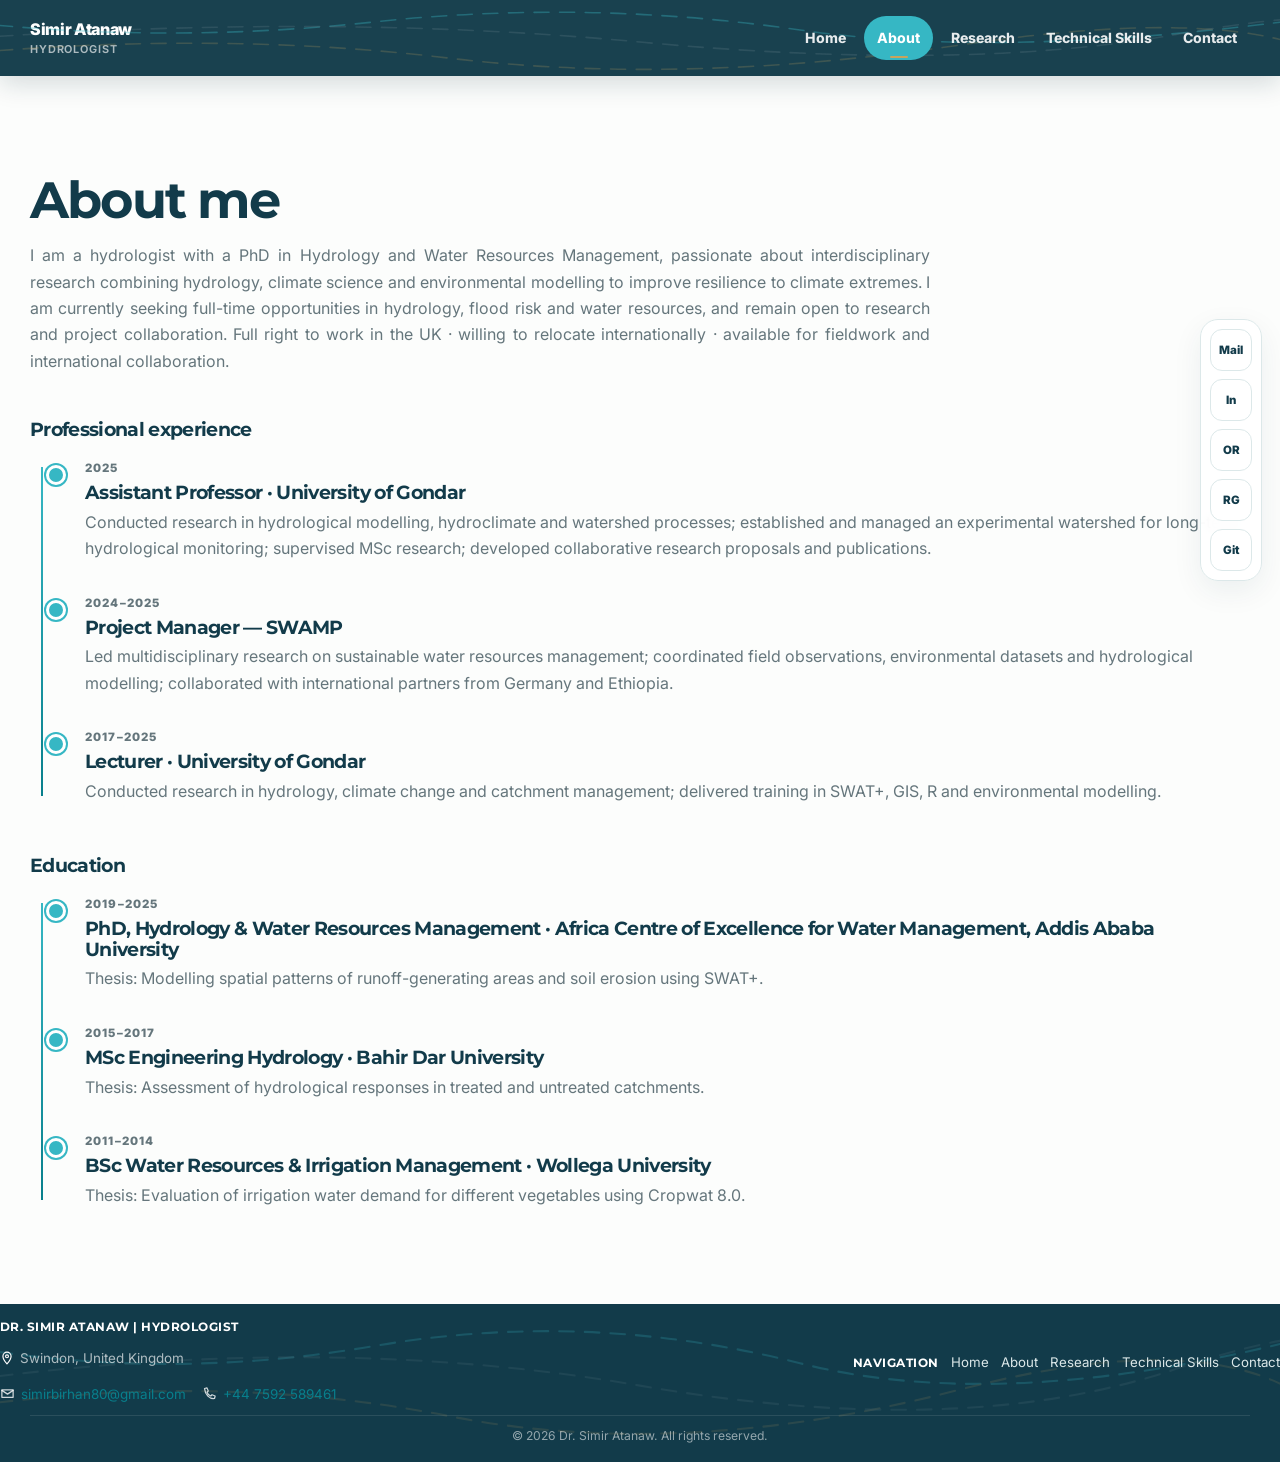
<file: about.html>
<!DOCTYPE html>
<html lang="en">
<head>
<meta charset="UTF-8">
<meta name="viewport" content="width=device-width, initial-scale=1">
<title>About | Dr. Simir Atanaw</title>
<meta name="description" content="About Dr. Simir Atanaw — education, professional experience and academic profiles.">
<link rel="canonical" href="https://simir.uk/about.html">
<link rel="icon" href="favicon.ico" sizes="any">
<link rel="icon" type="image/png" sizes="48x48" href="favicon-48x48.png">
<link rel="icon" type="image/png" sizes="192x192" href="favicon-192x192.png">
<link rel="apple-touch-icon" href="favicon-192x192.png">
<link rel="manifest" href="manifest.webmanifest">
<meta name="theme-color" content="#123B4A">
<meta property="og:type" content="profile">
<meta property="og:title" content="About | Dr. Simir Atanaw">
<meta property="og:description" content="Education, professional experience and academic profiles of Dr. Simir Atanaw, hydrologist.">
<meta property="og:url" content="https://simir.uk/about.html">
<meta property="og:image" content="https://simir.uk/og-image.jpg">
<link rel="preconnect" href="https://fonts.googleapis.com">
<link rel="preconnect" href="https://fonts.gstatic.com" crossorigin>
<link href="https://fonts.googleapis.com/css2?family=Inter:wght@400;500;600;700&family=Montserrat:wght@600;700;800&display=swap" rel="stylesheet">
<link rel="stylesheet" href="style.css?v6">
<script type="application/ld+json">
{
  "@context": "https://schema.org",
  "@type": "Person",
  "name": "Dr. Simir Atanaw",
  "url": "https://simir.uk/",
  "jobTitle": "Hydrologist",
  "email": "mailto:simirbirhan80@gmail.com",
  "address": { "@type": "PostalAddress", "addressLocality": "Swindon", "addressCountry": "GB" },
  "sameAs": [
    "https://orcid.org/0000-0002-0451-7803",
    "https://www.researchgate.net/profile/Simir-Atanaw",
    "https://github.com/Atanaw",
    "https://www.linkedin.com/in/simir-atanaw"
  ]
}
</script>

<template id="__bundler_thumbnail">
<svg xmlns="http://www.w3.org/2000/svg" viewBox="0 0 200 200"><rect width="200" height="200" fill="#0B3C5D"/><circle cx="100" cy="80" r="40" fill="#00BCD4" opacity="0.85"/><text x="100" y="150" font-family="Arial" font-size="28" fill="#fff" text-anchor="middle" font-weight="bold">SA</text></svg>
</template>

</head>
<body>
<a href="#main" class="skip-link">Skip to main content</a>
<div class="scroll-progress" id="scrollProgress" aria-hidden="true"></div>

<header class="site-header">
  <svg class="header-river" viewBox="0 0 1200 76" preserveAspectRatio="none" aria-hidden="true">
      <path class="river-line r1" d="M-50 20 Q150 45 350 22 T750 30 T1250 15"/>
      <path class="river-line r2" d="M-50 55 Q200 30 420 58 T900 45 T1250 60"/>
      <path class="river-line r3" d="M-50 40 Q300 12 600 42 T1100 35 T1250 42"/>
    </svg>
  <div class="wrap nav">
    <a class="brand" href="index.html">Simir Atanaw<small>Hydrologist</small></a>
    <nav class="nav-links" id="navLinks" aria-label="Primary">
      <a href="index.html">Home</a>
      <a href="about.html" aria-current="page">About</a>
      <a href="research.html">Research</a>
      <a href="skills.html">Technical Skills</a>
      <a href="contact.html">Contact</a>
    </nav>
    <button class="menu-btn" id="menuBtn" aria-expanded="false" aria-controls="navLinks">Menu</button>
  </div>
</header>

<div class="contact-rail" aria-label="Quick contact links">
  <a href="mailto:simirbirhan80@gmail.com" aria-label="Email">Mail</a>
  <a href="https://www.linkedin.com/in/simir-atanaw" target="_blank" rel="noopener" aria-label="LinkedIn">In</a>
  <a href="https://orcid.org/0000-0002-0451-7803" target="_blank" rel="noopener" aria-label="ORCID">OR</a>
  <a href="https://www.researchgate.net/profile/Simir-Atanaw" target="_blank" rel="noopener" aria-label="ResearchGate">RG</a>
  <a href="https://github.com/Atanaw" target="_blank" rel="noopener" aria-label="GitHub">Git</a>
</div>

<main id="main">

<section class="section" id="about">
  <div class="wrap">
    <div class="section-head">
      <div><h2>About me</h2><p style="width:900px">I am a hydrologist with a PhD in Hydrology and Water Resources Management, passionate about interdisciplinary research combining hydrology, climate science and environmental modelling to improve resilience to climate extremes. I am currently seeking full-time opportunities in hydrology, flood risk and water resources, and remain open to research and project collaboration. Full right to work in the UK &middot; willing to relocate internationally &middot; available for fieldwork and international collaboration.</p></div>
    </div>

    <h3 class="mb-sm">Professional experience</h3>
    <div class="timeline">
      <div class="timeline-item reveal">
        <p class="timeline-date">2025</p>
        <h3>Assistant Professor &middot; University of Gondar</h3>
        <p>Conducted research in hydrological modelling, hydroclimate and watershed processes; established and managed an experimental watershed for long-term hydrological monitoring; supervised MSc research; developed collaborative research proposals and publications.</p>
      </div>
      <div class="timeline-item reveal">
        <p class="timeline-date">2024–2025</p>
        <h3>Project Manager &mdash; SWAMP</h3>
        <p>Led multidisciplinary research on sustainable water resources management; coordinated field observations, environmental datasets and hydrological modelling; collaborated with international partners from Germany and Ethiopia.</p>
      </div>
      <div class="timeline-item reveal">
        <p class="timeline-date">2017–2025</p>
        <h3>Lecturer &middot; University of Gondar</h3>
        <p>Conducted research in hydrology, climate change and catchment management; delivered training in SWAT+, GIS, R and environmental modelling.</p>
      </div>
    </div>

    <h3 class="mt-xl">Education</h3>
    <div class="timeline">
      <div class="timeline-item reveal">
        <p class="timeline-date">2019–2025</p>
        <h3>PhD, Hydrology &amp; Water Resources Management &middot; Africa Centre of Excellence for Water Management, Addis Ababa University</h3>
        <p>Thesis: Modelling spatial patterns of runoff-generating areas and soil erosion using SWAT+.</p>
      </div>
      <div class="timeline-item reveal">
        <p class="timeline-date">2015–2017</p>
        <h3>MSc Engineering Hydrology &middot; Bahir Dar University</h3>
        <p>Thesis: Assessment of hydrological responses in treated and untreated catchments.</p>
      </div>
      <div class="timeline-item reveal">
        <p class="timeline-date">2011–2014</p>
        <h3>BSc Water Resources &amp; Irrigation Management &middot; Wollega University</h3>
        <p>Thesis: Evaluation of irrigation water demand for different vegetables using Cropwat 8.0.</p>
      </div>
    </div>

  </div>
</section>

</main>

<footer>
  <svg class="footer-river" viewBox="0 0 1200 120" preserveAspectRatio="none" aria-hidden="true">
    <path class="river-line r1" d="M-50 30 Q150 60 350 32 T750 45 T1250 20"/>
    <path class="river-line r2" d="M-50 80 Q200 50 420 85 T900 65 T1250 90"/>
    <path class="river-line r3" d="M-50 60 Q300 20 600 62 T1100 50 T1250 62"/>
  </svg>
  <div class="wrap footer-grid">
    <div>
      <div class="footer-brand-row">
        <div>
          <h3>Dr. Simir Atanaw | Hydrologist</h3>
          <p style="display:flex;align-items:center;gap:6px"><a href="https://maps.google.com/?q=Swindon,United+Kingdom" target="_blank" rel="noopener" style="display:inline-flex" aria-label="View on map"><svg viewBox="0 0 24 24" width="14" height="14" fill="none" stroke="#fff" stroke-width="2" stroke-linecap="round" stroke-linejoin="round"><path d="M12 22s7-7.5 7-13a7 7 0 1 0-14 0c0 5.5 7 13 7 13z"/><circle cx="12" cy="9" r="2.5"/></svg></a><a href="https://maps.google.com/?q=Swindon,United+Kingdom" target="_blank" rel="noopener" style="color:inherit">Swindon, United Kingdom</a></p>
        </div>
      </div>
      <p class="footer-contact-line">
        <span><svg viewBox="0 0 24 24" width="15" height="15" style="width:15px;height:15px;stroke-width:2;flex-shrink:0"><path d="M3 6h18v12H3z"/><path d="M3 7l9 6 9-6"/></svg><a href="mailto:simirbirhan80@gmail.com" class="footer-email">simirbirhan80@gmail.com</a></span>
        <span><svg viewBox="0 0 24 24" width="15" height="15" style="width:15px;height:15px;stroke-width:2;flex-shrink:0"><path d="M4 4l4-1 2 5-2 2c1 3 3 5 6 6l2-2 5 2-1 4c-8 1-15-6-16-16z"/></svg><a href="tel:+447592589461" class="footer-email">+44 7592 589461</a></span>
      </p>
    </div>
    <div class="footer-nav-group" style="display:flex;flex-direction:column;align-items:flex-end;gap:10px;margin-left:auto">
      <div style="display:flex;align-items:center;gap:12px;flex-wrap:wrap;justify-content:flex-end">
        <h3 style="margin:0">Navigation</h3>
        <div class="footer-links" style="display:flex;flex-wrap:wrap;gap:12px;justify-content:flex-end">
          <a href="index.html">Home</a>
          <a href="about.html">About</a>
          <a href="research.html">Research</a>
          <a href="skills.html">Technical Skills</a>
          <a href="contact.html">Contact</a>
        </div>
      </div>
    </div>
  </div>
  <div class="wrap footer-bottom">&copy; <span id="year"></span> Dr. Simir Atanaw. All rights reserved.</div>
</footer>

<button class="back-to-top" id="backToTop" aria-label="Back to top">&uarr;</button>
<script src="script.js?v5"></script>
</body>
</html>
</file>
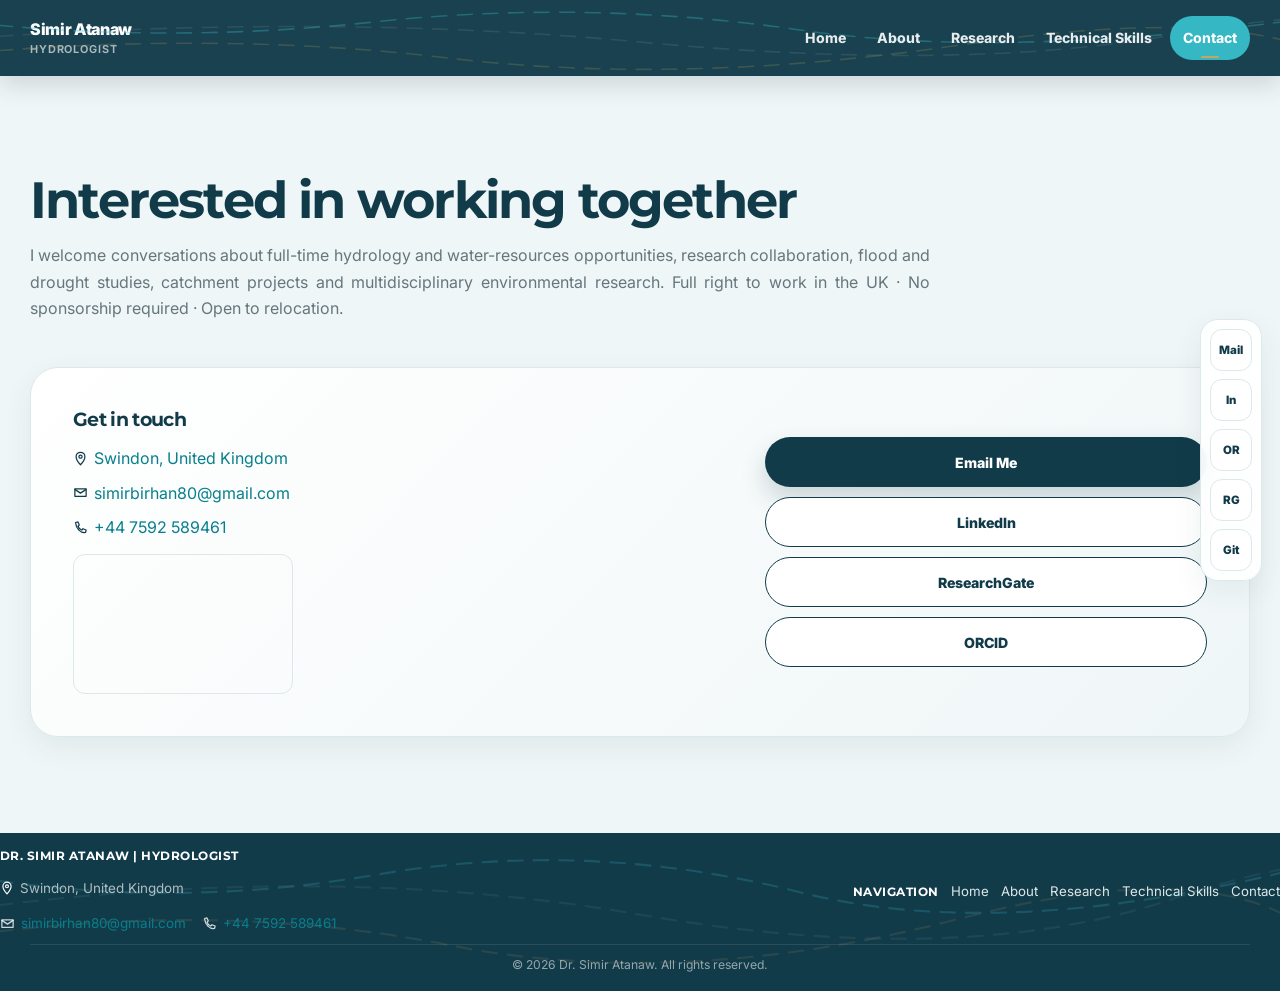
<file: contact.html>
<!DOCTYPE html>
<html lang="en">
<head>
<meta charset="UTF-8">
<meta name="viewport" content="width=device-width, initial-scale=1">
<title>Contact | Dr. Simir Atanaw</title>
<meta name="description" content="Contact Dr. Simir Atanaw, hydrologist, for employment, research and project collaboration enquiries.">
<link rel="canonical" href="https://simir.uk/contact.html">
<link rel="icon" href="favicon.ico" sizes="any">
<link rel="icon" type="image/png" sizes="48x48" href="favicon-48x48.png">
<link rel="icon" type="image/png" sizes="192x192" href="favicon-192x192.png">
<link rel="apple-touch-icon" href="favicon-192x192.png">
<link rel="manifest" href="manifest.webmanifest">
<meta name="theme-color" content="#123B4A">
<meta property="og:type" content="profile">
<meta property="og:title" content="Contact | Dr. Simir Atanaw">
<meta property="og:description" content="Get in touch with Dr. Simir Atanaw for employment, research and collaboration enquiries.">
<meta property="og:url" content="https://simir.uk/contact.html">
<meta property="og:image" content="https://simir.uk/og-image.jpg">
<link rel="preconnect" href="https://fonts.googleapis.com">
<link rel="preconnect" href="https://fonts.gstatic.com" crossorigin>
<link href="https://fonts.googleapis.com/css2?family=Inter:wght@400;500;600;700&family=Montserrat:wght@600;700;800&display=swap" rel="stylesheet">
<link rel="stylesheet" href="style.css?v6">
<script type="application/ld+json">
{
  "@context": "https://schema.org",
  "@type": "Person",
  "name": "Dr. Simir Atanaw",
  "url": "https://simir.uk/",
  "jobTitle": "Hydrologist",
  "email": "mailto:simirbirhan80@gmail.com",
  "address": { "@type": "PostalAddress", "addressLocality": "Swindon", "addressCountry": "GB" },
  "sameAs": [
    "https://orcid.org/0000-0002-0451-7803",
    "https://www.researchgate.net/profile/Simir-Atanaw",
    "https://github.com/Atanaw",
    "https://www.linkedin.com/in/simir-atanaw"
  ]
}
</script>

<template id="__bundler_thumbnail">
<svg xmlns="http://www.w3.org/2000/svg" viewBox="0 0 200 200"><rect width="200" height="200" fill="#0B3C5D"/><circle cx="100" cy="80" r="40" fill="#00BCD4" opacity="0.85"/><text x="100" y="150" font-family="Arial" font-size="28" fill="#fff" text-anchor="middle" font-weight="bold">SA</text></svg>
</template>

</head>
<body>
<a href="#main" class="skip-link">Skip to main content</a>
<div class="scroll-progress" id="scrollProgress" aria-hidden="true"></div>

<header class="site-header">
  <svg class="header-river" viewBox="0 0 1200 76" preserveAspectRatio="none" aria-hidden="true">
      <path class="river-line r1" d="M-50 20 Q150 45 350 22 T750 30 T1250 15"/>
      <path class="river-line r2" d="M-50 55 Q200 30 420 58 T900 45 T1250 60"/>
      <path class="river-line r3" d="M-50 40 Q300 12 600 42 T1100 35 T1250 42"/>
    </svg>
  <div class="wrap nav">
    <a class="brand" href="index.html">Simir Atanaw<small>Hydrologist</small></a>
    <nav class="nav-links" id="navLinks" aria-label="Primary">
      <a href="index.html">Home</a>
      <a href="about.html">About</a>
      <a href="research.html">Research</a>
      <a href="skills.html">Technical Skills</a>
      <a href="contact.html" aria-current="page">Contact</a>
    </nav>
    <button class="menu-btn" id="menuBtn" aria-expanded="false" aria-controls="navLinks">Menu</button>
  </div>
</header>

<div class="contact-rail" aria-label="Quick contact links">
  <a href="mailto:simirbirhan80@gmail.com" aria-label="Email">Mail</a>
  <a href="https://www.linkedin.com/in/simir-atanaw" target="_blank" rel="noopener" aria-label="LinkedIn">In</a>
  <a href="https://orcid.org/0000-0002-0451-7803" target="_blank" rel="noopener" aria-label="ORCID">OR</a>
  <a href="https://www.researchgate.net/profile/Simir-Atanaw" target="_blank" rel="noopener" aria-label="ResearchGate">RG</a>
  <a href="https://github.com/Atanaw" target="_blank" rel="noopener" aria-label="GitHub">Git</a>
</div>

<main id="main">

<section class="section alt" id="contact">
  <div class="wrap">
    <div class="section-head">
      <div><h2>Interested in working together</h2><p style="width:900px">I welcome conversations about full-time hydrology and water-resources opportunities, research collaboration, flood and drought studies, catchment projects and multidisciplinary environmental research. Full right to work in the UK &middot; No sponsorship required &middot; Open to relocation.</p></div>
    </div>
    <div class="contact-panel">
      <div>
        <h3>Get in touch</h3>
        <p style="display:flex;align-items:center;gap:6px"><svg viewBox="0 0 24 24" width="15" height="15" fill="none" stroke="var(--navy)" stroke-width="2" stroke-linecap="round" stroke-linejoin="round"><path d="M12 22s7-7.5 7-13a7 7 0 1 0-14 0c0 5.5 7 13 7 13z"/><circle cx="12" cy="9" r="2.5"/></svg><a href="https://maps.google.com/?q=Swindon,United+Kingdom" target="_blank" rel="noopener">Swindon, United Kingdom</a></p>
        <p style="display:flex;align-items:center;gap:6px"><svg viewBox="0 0 24 24" width="15" height="15" fill="none" stroke="var(--navy)" stroke-width="2" stroke-linecap="round" stroke-linejoin="round"><path d="M3 6h18v12H3z"/><path d="M3 7l9 6 9-6"/></svg><a href="mailto:simirbirhan80@gmail.com">simirbirhan80@gmail.com</a></p>
        <p style="display:flex;align-items:center;gap:6px"><svg viewBox="0 0 24 24" width="15" height="15" fill="none" stroke="var(--navy)" stroke-width="2" stroke-linecap="round" stroke-linejoin="round"><path d="M4 4l4-1 2 5-2 2c1 3 3 5 6 6l2-2 5 2-1 4c-8 1-15-6-16-16z"/></svg><a href="tel:+447592589461">+44 7592 589461</a></p>
        <a href="https://maps.google.com/?q=Swindon,United+Kingdom" target="_blank" rel="noopener" style="display:block;margin-top:14px;border-radius:12px;overflow:hidden;border:1px solid var(--line);width:220px;height:140px">
          <iframe src="https://www.google.com/maps?q=Swindon,United+Kingdom&t=k&z=11&output=embed" width="220" height="140" style="display:block;border:0;pointer-events:none" loading="lazy" title="Satellite map preview of Swindon, United Kingdom"></iframe>
        </a>
      </div>
      <div class="contact-actions">
        <a class="btn btn-primary" href="mailto:simirbirhan80@gmail.com">Email Me</a>
        <a class="btn btn-secondary" href="https://www.linkedin.com/in/simir-atanaw" target="_blank" rel="noopener">LinkedIn</a>
        <a class="btn btn-secondary" href="https://www.researchgate.net/profile/Simir-Atanaw" target="_blank" rel="noopener">ResearchGate</a>
        <a class="btn btn-secondary" href="https://orcid.org/0000-0002-0451-7803" target="_blank" rel="noopener">ORCID</a>
      </div>
    </div>
  </div>
</section>

</main>

<footer>
  <svg class="footer-river" viewBox="0 0 1200 120" preserveAspectRatio="none" aria-hidden="true">
    <path class="river-line r1" d="M-50 30 Q150 60 350 32 T750 45 T1250 20"/>
    <path class="river-line r2" d="M-50 80 Q200 50 420 85 T900 65 T1250 90"/>
    <path class="river-line r3" d="M-50 60 Q300 20 600 62 T1100 50 T1250 62"/>
  </svg>
  <div class="wrap footer-grid">
    <div>
      <div class="footer-brand-row">
        <div>
          <h3>Dr. Simir Atanaw | Hydrologist</h3>
          <p style="display:flex;align-items:center;gap:6px"><a href="https://maps.google.com/?q=Swindon,United+Kingdom" target="_blank" rel="noopener" style="display:inline-flex" aria-label="View on map"><svg viewBox="0 0 24 24" width="14" height="14" fill="none" stroke="#fff" stroke-width="2" stroke-linecap="round" stroke-linejoin="round"><path d="M12 22s7-7.5 7-13a7 7 0 1 0-14 0c0 5.5 7 13 7 13z"/><circle cx="12" cy="9" r="2.5"/></svg></a><a href="https://maps.google.com/?q=Swindon,United+Kingdom" target="_blank" rel="noopener" style="color:inherit">Swindon, United Kingdom</a></p>
        </div>
      </div>
      <p class="footer-contact-line">
        <span><svg viewBox="0 0 24 24" width="15" height="15" style="width:15px;height:15px;stroke-width:2;flex-shrink:0"><path d="M3 6h18v12H3z"/><path d="M3 7l9 6 9-6"/></svg><a href="mailto:simirbirhan80@gmail.com" class="footer-email">simirbirhan80@gmail.com</a></span>
        <span><svg viewBox="0 0 24 24" width="15" height="15" style="width:15px;height:15px;stroke-width:2;flex-shrink:0"><path d="M4 4l4-1 2 5-2 2c1 3 3 5 6 6l2-2 5 2-1 4c-8 1-15-6-16-16z"/></svg><a href="tel:+447592589461" class="footer-email">+44 7592 589461</a></span>
      </p>
    </div>
    <div class="footer-nav-group" style="display:flex;flex-direction:column;align-items:flex-end;gap:10px;margin-left:auto">
      <div style="display:flex;align-items:center;gap:12px;flex-wrap:wrap;justify-content:flex-end">
        <h3 style="margin:0">Navigation</h3>
        <div class="footer-links" style="display:flex;flex-wrap:wrap;gap:12px;justify-content:flex-end">
          <a href="index.html">Home</a>
          <a href="about.html">About</a>
          <a href="research.html">Research</a>
          <a href="skills.html">Technical Skills</a>
          <a href="contact.html">Contact</a>
        </div>
      </div>
    </div>
  </div>
  <div class="wrap footer-bottom">&copy; <span id="year"></span> Dr. Simir Atanaw. All rights reserved.</div>
</footer>

<button class="back-to-top" id="backToTop" aria-label="Back to top">&uarr;</button>
<script src="script.js?v5"></script>
</body>
</html>
</file>
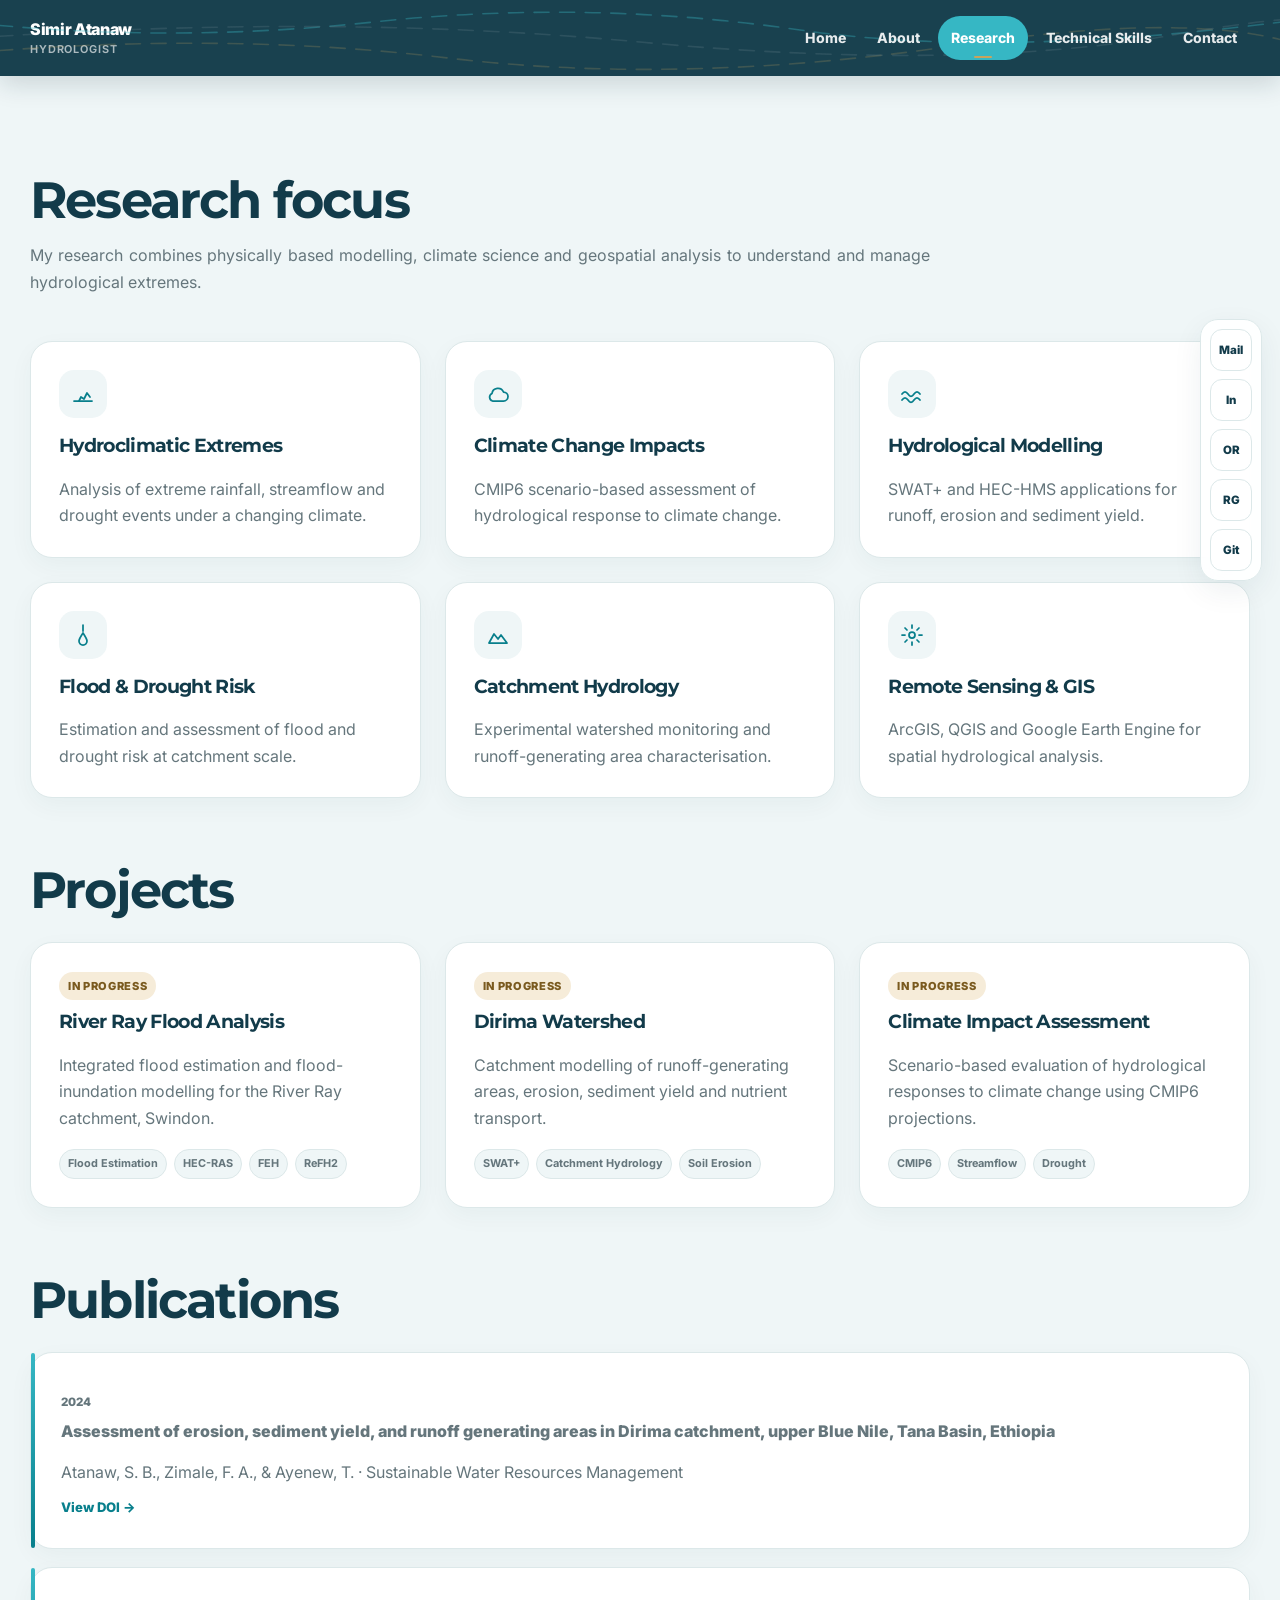
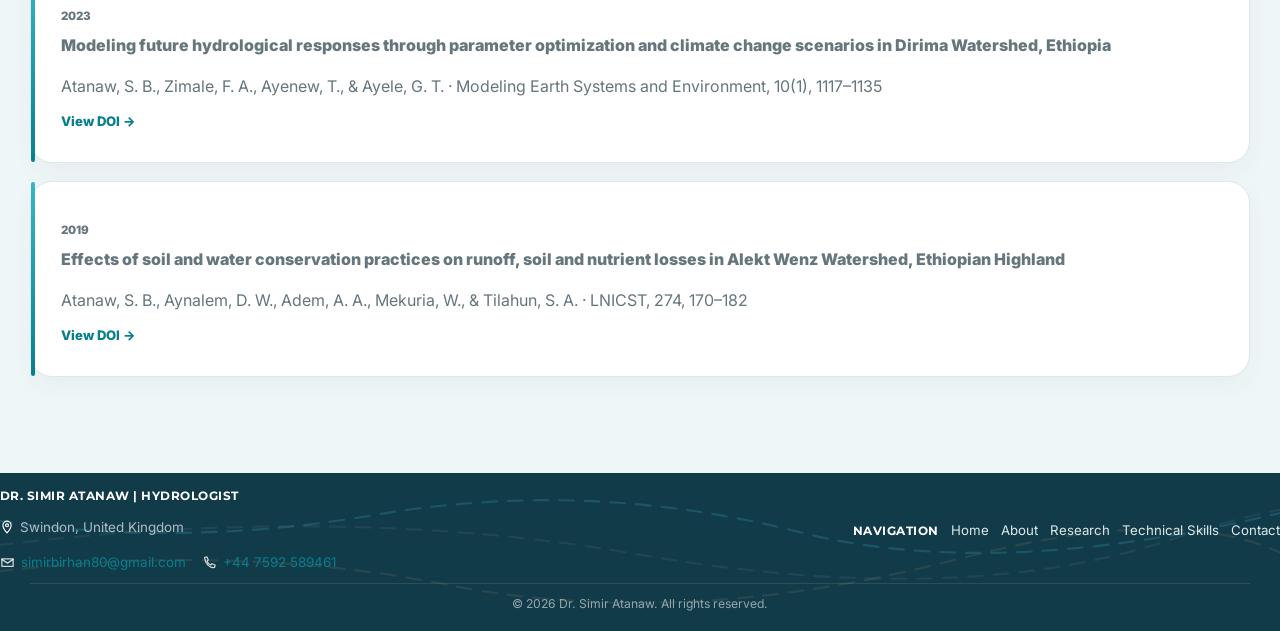
<file: research.html>
<!DOCTYPE html>
<html lang="en">
<head>
<meta charset="UTF-8">
<meta name="viewport" content="width=device-width, initial-scale=1">
<title>Research | Dr. Simir Atanaw</title>
<meta name="description" content="Research focus, ongoing projects and peer-reviewed publications by Dr. Simir Atanaw, hydrologist.">
<link rel="canonical" href="https://simir.uk/research.html">
<link rel="icon" href="favicon.ico" sizes="any">
<link rel="icon" type="image/png" sizes="48x48" href="favicon-48x48.png">
<link rel="icon" type="image/png" sizes="192x192" href="favicon-192x192.png">
<link rel="apple-touch-icon" href="favicon-192x192.png">
<link rel="manifest" href="manifest.webmanifest">
<meta name="theme-color" content="#123B4A">
<meta property="og:type" content="profile">
<meta property="og:title" content="Research | Dr. Simir Atanaw">
<meta property="og:description" content="Research focus, projects and publications by Dr. Simir Atanaw, hydrologist.">
<meta property="og:url" content="https://simir.uk/research.html">
<meta property="og:image" content="https://simir.uk/og-image.jpg">
<link rel="preconnect" href="https://fonts.googleapis.com">
<link rel="preconnect" href="https://fonts.gstatic.com" crossorigin>
<link href="https://fonts.googleapis.com/css2?family=Inter:wght@400;500;600;700&family=Montserrat:wght@600;700;800&display=swap" rel="stylesheet">
<link rel="stylesheet" href="style.css?v6">
<script type="application/ld+json">
{
  "@context": "https://schema.org",
  "@type": "Person",
  "name": "Dr. Simir Atanaw",
  "url": "https://simir.uk/",
  "jobTitle": "Hydrologist",
  "email": "mailto:simirbirhan80@gmail.com",
  "address": { "@type": "PostalAddress", "addressLocality": "Swindon", "addressCountry": "GB" },
  "sameAs": [
    "https://orcid.org/0000-0002-0451-7803",
    "https://www.researchgate.net/profile/Simir-Atanaw",
    "https://github.com/Atanaw",
    "https://www.linkedin.com/in/simir-atanaw"
  ]
}
</script>

<template id="__bundler_thumbnail">
<svg xmlns="http://www.w3.org/2000/svg" viewBox="0 0 200 200"><rect width="200" height="200" fill="#0B3C5D"/><circle cx="100" cy="80" r="40" fill="#00BCD4" opacity="0.85"/><text x="100" y="150" font-family="Arial" font-size="28" fill="#fff" text-anchor="middle" font-weight="bold">SA</text></svg>
</template>

</head>
<body>
<a href="#main" class="skip-link">Skip to main content</a>
<div class="scroll-progress" id="scrollProgress" aria-hidden="true"></div>

<header class="site-header">
  <svg class="header-river" viewBox="0 0 1200 76" preserveAspectRatio="none" aria-hidden="true">
      <path class="river-line r1" d="M-50 20 Q150 45 350 22 T750 30 T1250 15"/>
      <path class="river-line r2" d="M-50 55 Q200 30 420 58 T900 45 T1250 60"/>
      <path class="river-line r3" d="M-50 40 Q300 12 600 42 T1100 35 T1250 42"/>
    </svg>
  <div class="wrap nav">
    <a class="brand" href="index.html">Simir Atanaw<small>Hydrologist</small></a>
    <nav class="nav-links" id="navLinks" aria-label="Primary">
      <a href="index.html">Home</a>
      <a href="about.html">About</a>
      <a href="research.html" aria-current="page">Research</a>
      <a href="skills.html">Technical Skills</a>
      <a href="contact.html">Contact</a>
    </nav>
    <button class="menu-btn" id="menuBtn" aria-expanded="false" aria-controls="navLinks">Menu</button>
  </div>
</header>

<div class="contact-rail" aria-label="Quick contact links">
  <a href="mailto:simirbirhan80@gmail.com" aria-label="Email">Mail</a>
  <a href="https://www.linkedin.com/in/simir-atanaw" target="_blank" rel="noopener" aria-label="LinkedIn">In</a>
  <a href="https://orcid.org/0000-0002-0451-7803" target="_blank" rel="noopener" aria-label="ORCID">OR</a>
  <a href="https://www.researchgate.net/profile/Simir-Atanaw" target="_blank" rel="noopener" aria-label="ResearchGate">RG</a>
  <a href="https://github.com/Atanaw" target="_blank" rel="noopener" aria-label="GitHub">Git</a>
</div>

<main id="main">

<section class="section alt" id="research">
  <div class="wrap">
    <div class="section-head">
      <div><h2>Research focus</h2><p style="width:900px">My research combines physically based modelling, climate science and geospatial analysis to understand and manage hydrological extremes.</p></div>
    </div>
    <div class="grid grid-3 mb-xxl">
      <div class="card reveal"><div class="icon"><svg viewBox="0 0 24 24"><path d="M8 19l2-4 3 2 3-6 3 4"/><path d="M3 19h18"/></svg></div><h3>Hydroclimatic Extremes</h3><p>Analysis of extreme rainfall, streamflow and drought events under a changing climate.</p></div>
      <div class="card reveal"><div class="icon"><svg viewBox="0 0 24 24"><path d="M17.5 19a4.5 4.5 0 0 0 0-9 6 6 0 0 0-11.5 1.5A4 4 0 0 0 6.5 19h11z"/></svg></div><h3>Climate Change Impacts</h3><p>CMIP6 scenario-based assessment of hydrological response to climate change.</p></div>
      <div class="card reveal"><div class="icon"><svg viewBox="0 0 24 24"><path d="M2 12c2-3 4-3 6 0s4 3 6 0 4-3 6 0"/><path d="M2 18c2-3 4-3 6 0s4 3 6 0 4-3 6 0"/></svg></div><h3>Hydrological Modelling</h3><p>SWAT+ and HEC-HMS applications for runoff, erosion and sediment yield.</p></div>
      <div class="card reveal"><div class="icon"><svg viewBox="0 0 24 24"><path d="M12 2v6"/><path d="M12 22a4 4 0 0 0 4-4c0-2-4-8-4-8s-4 6-4 8a4 4 0 0 0 4 4z"/></svg></div><h3>Flood &amp; Drought Risk</h3><p>Estimation and assessment of flood and drought risk at catchment scale.</p></div>
      <div class="card reveal"><div class="icon"><svg viewBox="0 0 24 24"><path d="M3 20l5-9 4 5 3-4 6 8H3z"/></svg></div><h3>Catchment Hydrology</h3><p>Experimental watershed monitoring and runoff-generating area characterisation.</p></div>
      <div class="card reveal"><div class="icon"><svg viewBox="0 0 24 24"><circle cx="12" cy="12" r="3"/><path d="M12 2v3M12 19v3M2 12h3M19 12h3M5 5l2 2M17 17l2 2M5 19l2-2M17 7l2-2"/></svg></div><h3>Remote Sensing &amp; GIS</h3><p>ArcGIS, QGIS and Google Earth Engine for spatial hydrological analysis.</p></div>
    </div>

    <h2 class="mb-lg">Projects</h2>
    <div class="grid grid-3 mb-xxl">
      <div class="card reveal">
        <span class="status">In Progress</span>
        <h3>River Ray Flood Analysis</h3>
        <p>Integrated flood estimation and flood-inundation modelling for the River Ray catchment, Swindon.</p>
        <div class="tags"><span class="tag">Flood Estimation</span><span class="tag">HEC-RAS</span><span class="tag">FEH</span><span class="tag">ReFH2</span></div>
      </div>
      <div class="card reveal">
        <span class="status">In Progress</span>
        <h3>Dirima Watershed</h3>
        <p>Catchment modelling of runoff-generating areas, erosion, sediment yield and nutrient transport.</p>
        <div class="tags"><span class="tag">SWAT+</span><span class="tag">Catchment Hydrology</span><span class="tag">Soil Erosion</span></div>
      </div>
      <div class="card reveal">
        <span class="status">In Progress</span>
        <h3>Climate Impact Assessment</h3>
        <p>Scenario-based evaluation of hydrological responses to climate change using CMIP6 projections.</p>
        <div class="tags"><span class="tag">CMIP6</span><span class="tag">Streamflow</span><span class="tag">Drought</span></div>
      </div>
    </div>

    <h2 class="mb-lg">Publications</h2>
    <div class="grid gap-sm">
      <div class="card pub-card reveal">
        <p class="pub-year">2024</p>
        <p class="pub-title">Assessment of erosion, sediment yield, and runoff generating areas in Dirima catchment, upper Blue Nile, Tana Basin, Ethiopia</p>
        <p>Atanaw, S. B., Zimale, F. A., &amp; Ayenew, T. &middot; Sustainable Water Resources Management</p>
        <a class="doi" href="https://doi.org/10.1007/s40899-024-01167-3" target="_blank" rel="noopener">View DOI &rarr;</a>
      </div>
      <div class="card pub-card reveal">
        <p class="pub-year">2023</p>
        <p class="pub-title">Modeling future hydrological responses through parameter optimization and climate change scenarios in Dirima Watershed, Ethiopia</p>
        <p>Atanaw, S. B., Zimale, F. A., Ayenew, T., &amp; Ayele, G. T. &middot; Modeling Earth Systems and Environment, 10(1), 1117–1135</p>
        <a class="doi" href="https://doi.org/10.1007/s40808-023-01817-z" target="_blank" rel="noopener">View DOI &rarr;</a>
      </div>
      <div class="card pub-card reveal">
        <p class="pub-year">2019</p>
        <p class="pub-title">Effects of soil and water conservation practices on runoff, soil and nutrient losses in Alekt Wenz Watershed, Ethiopian Highland</p>
        <p>Atanaw, S. B., Aynalem, D. W., Adem, A. A., Mekuria, W., &amp; Tilahun, S. A. &middot; LNICST, 274, 170–182</p>
        <a class="doi" href="https://doi.org/10.1007/978-3-030-15357-1_14" target="_blank" rel="noopener">View DOI &rarr;</a>
      </div>
    </div>
  </div>
</section>

</main>

<footer>
  <svg class="footer-river" viewBox="0 0 1200 120" preserveAspectRatio="none" aria-hidden="true">
    <path class="river-line r1" d="M-50 30 Q150 60 350 32 T750 45 T1250 20"/>
    <path class="river-line r2" d="M-50 80 Q200 50 420 85 T900 65 T1250 90"/>
    <path class="river-line r3" d="M-50 60 Q300 20 600 62 T1100 50 T1250 62"/>
  </svg>
  <div class="wrap footer-grid">
    <div>
      <div class="footer-brand-row">
        <div>
          <h3>Dr. Simir Atanaw | Hydrologist</h3>
          <p style="display:flex;align-items:center;gap:6px"><a href="https://maps.google.com/?q=Swindon,United+Kingdom" target="_blank" rel="noopener" style="display:inline-flex" aria-label="View on map"><svg viewBox="0 0 24 24" width="14" height="14" fill="none" stroke="#fff" stroke-width="2" stroke-linecap="round" stroke-linejoin="round"><path d="M12 22s7-7.5 7-13a7 7 0 1 0-14 0c0 5.5 7 13 7 13z"/><circle cx="12" cy="9" r="2.5"/></svg></a><a href="https://maps.google.com/?q=Swindon,United+Kingdom" target="_blank" rel="noopener" style="color:inherit">Swindon, United Kingdom</a></p>
        </div>
      </div>
      <p class="footer-contact-line">
        <span><svg viewBox="0 0 24 24" width="15" height="15" style="width:15px;height:15px;stroke-width:2;flex-shrink:0"><path d="M3 6h18v12H3z"/><path d="M3 7l9 6 9-6"/></svg><a href="mailto:simirbirhan80@gmail.com" class="footer-email">simirbirhan80@gmail.com</a></span>
        <span><svg viewBox="0 0 24 24" width="15" height="15" style="width:15px;height:15px;stroke-width:2;flex-shrink:0"><path d="M4 4l4-1 2 5-2 2c1 3 3 5 6 6l2-2 5 2-1 4c-8 1-15-6-16-16z"/></svg><a href="tel:+447592589461" class="footer-email">+44 7592 589461</a></span>
      </p>
    </div>
    <div class="footer-nav-group" style="display:flex;flex-direction:column;align-items:flex-end;gap:10px;margin-left:auto">
      <div style="display:flex;align-items:center;gap:12px;flex-wrap:wrap;justify-content:flex-end">
        <h3 style="margin:0">Navigation</h3>
        <div class="footer-links" style="display:flex;flex-wrap:wrap;gap:12px;justify-content:flex-end">
          <a href="index.html">Home</a>
          <a href="about.html">About</a>
          <a href="research.html">Research</a>
          <a href="skills.html">Technical Skills</a>
          <a href="contact.html">Contact</a>
        </div>
      </div>
    </div>
  </div>
  <div class="wrap footer-bottom">&copy; <span id="year"></span> Dr. Simir Atanaw. All rights reserved.</div>
</footer>

<button class="back-to-top" id="backToTop" aria-label="Back to top">&uarr;</button>
<script src="script.js?v5"></script>
</body>
</html>
</file>
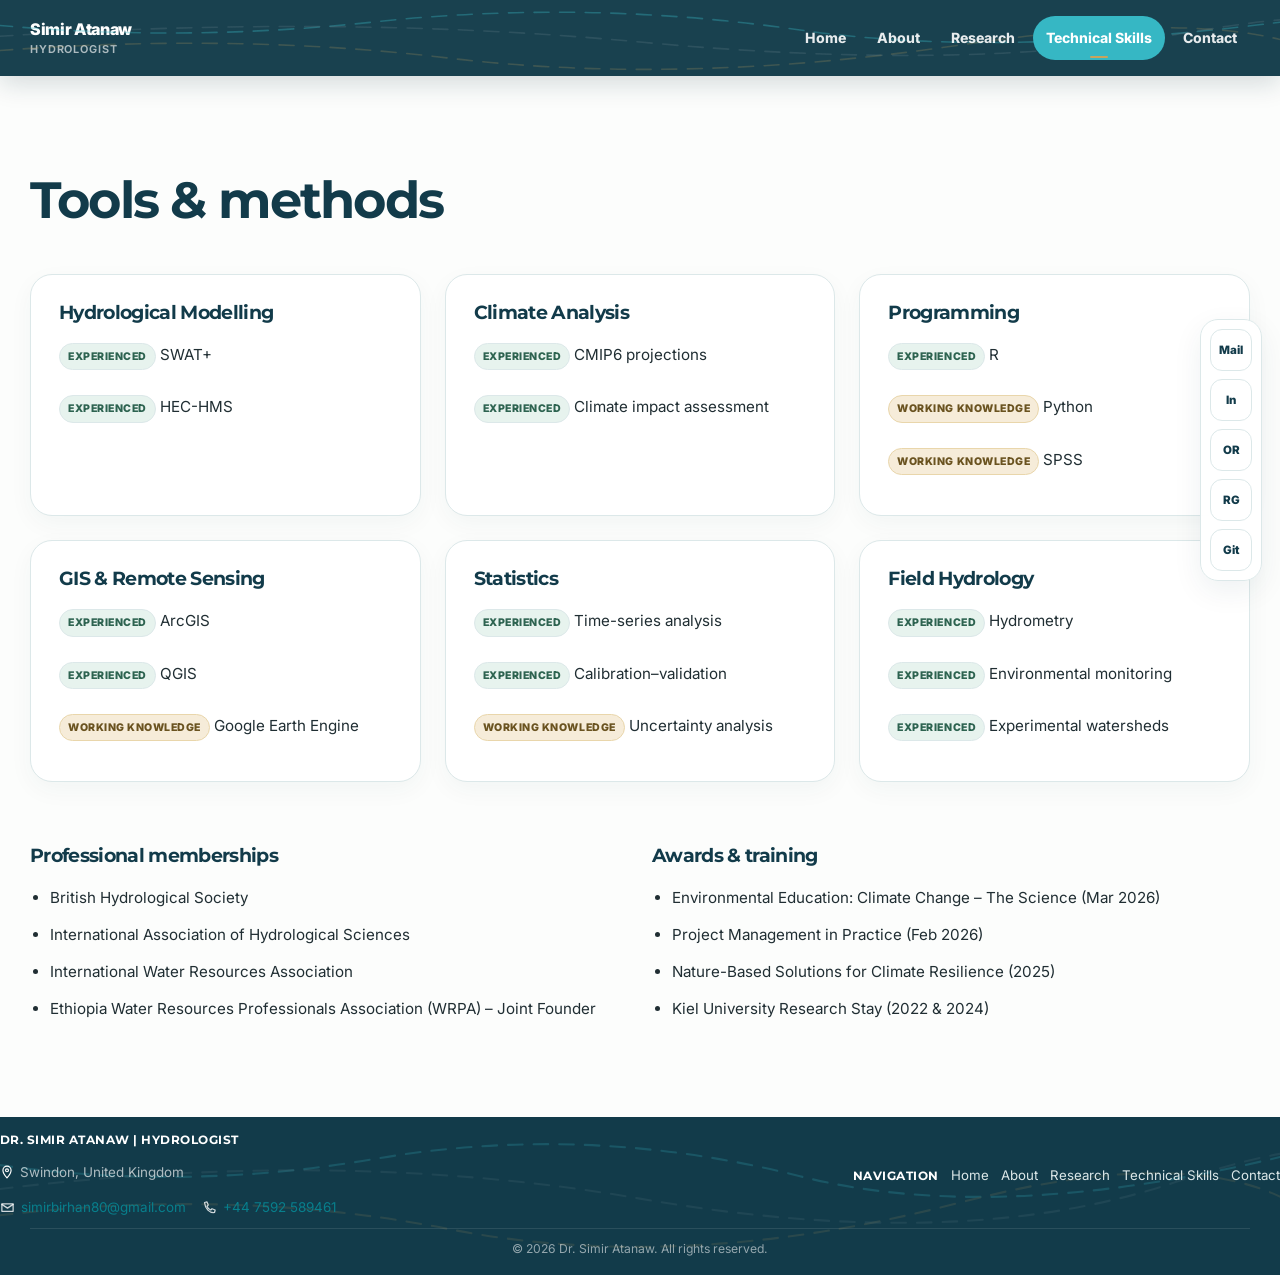
<file: skills.html>
<!DOCTYPE html>
<html lang="en">
<head>
<meta charset="UTF-8">
<meta name="viewport" content="width=device-width, initial-scale=1">
<title>Technical Skills | Dr. Simir Atanaw</title>
<meta name="description" content="Technical skills, professional memberships and awards of Dr. Simir Atanaw, hydrologist.">
<link rel="canonical" href="https://simir.uk/skills.html">
<link rel="icon" href="favicon.ico" sizes="any">
<link rel="icon" type="image/png" sizes="48x48" href="favicon-48x48.png">
<link rel="icon" type="image/png" sizes="192x192" href="favicon-192x192.png">
<link rel="apple-touch-icon" href="favicon-192x192.png">
<link rel="manifest" href="manifest.webmanifest">
<meta name="theme-color" content="#123B4A">
<meta property="og:type" content="profile">
<meta property="og:title" content="Technical Skills | Dr. Simir Atanaw">
<meta property="og:description" content="Technical skills, memberships and awards of Dr. Simir Atanaw, hydrologist.">
<meta property="og:url" content="https://simir.uk/skills.html">
<meta property="og:image" content="https://simir.uk/og-image.jpg">
<link rel="preconnect" href="https://fonts.googleapis.com">
<link rel="preconnect" href="https://fonts.gstatic.com" crossorigin>
<link href="https://fonts.googleapis.com/css2?family=Inter:wght@400;500;600;700&family=Montserrat:wght@600;700;800&display=swap" rel="stylesheet">
<link rel="stylesheet" href="style.css?v6">
<script type="application/ld+json">
{
  "@context": "https://schema.org",
  "@type": "Person",
  "name": "Dr. Simir Atanaw",
  "url": "https://simir.uk/",
  "jobTitle": "Hydrologist",
  "email": "mailto:simirbirhan80@gmail.com",
  "address": { "@type": "PostalAddress", "addressLocality": "Swindon", "addressCountry": "GB" },
  "sameAs": [
    "https://orcid.org/0000-0002-0451-7803",
    "https://www.researchgate.net/profile/Simir-Atanaw",
    "https://github.com/Atanaw",
    "https://www.linkedin.com/in/simir-atanaw"
  ]
}
</script>

<template id="__bundler_thumbnail">
<svg xmlns="http://www.w3.org/2000/svg" viewBox="0 0 200 200"><rect width="200" height="200" fill="#0B3C5D"/><circle cx="100" cy="80" r="40" fill="#00BCD4" opacity="0.85"/><text x="100" y="150" font-family="Arial" font-size="28" fill="#fff" text-anchor="middle" font-weight="bold">SA</text></svg>
</template>

</head>
<body>
<a href="#main" class="skip-link">Skip to main content</a>
<div class="scroll-progress" id="scrollProgress" aria-hidden="true"></div>

<header class="site-header">
  <svg class="header-river" viewBox="0 0 1200 76" preserveAspectRatio="none" aria-hidden="true">
      <path class="river-line r1" d="M-50 20 Q150 45 350 22 T750 30 T1250 15"/>
      <path class="river-line r2" d="M-50 55 Q200 30 420 58 T900 45 T1250 60"/>
      <path class="river-line r3" d="M-50 40 Q300 12 600 42 T1100 35 T1250 42"/>
    </svg>
  <div class="wrap nav">
    <a class="brand" href="index.html">Simir Atanaw<small>Hydrologist</small></a>
    <nav class="nav-links" id="navLinks" aria-label="Primary">
      <a href="index.html">Home</a>
      <a href="about.html">About</a>
      <a href="research.html">Research</a>
      <a href="skills.html" aria-current="page">Technical Skills</a>
      <a href="contact.html">Contact</a>
    </nav>
    <button class="menu-btn" id="menuBtn" aria-expanded="false" aria-controls="navLinks">Menu</button>
  </div>
</header>

<div class="contact-rail" aria-label="Quick contact links">
  <a href="mailto:simirbirhan80@gmail.com" aria-label="Email">Mail</a>
  <a href="https://www.linkedin.com/in/simir-atanaw" target="_blank" rel="noopener" aria-label="LinkedIn">In</a>
  <a href="https://orcid.org/0000-0002-0451-7803" target="_blank" rel="noopener" aria-label="ORCID">OR</a>
  <a href="https://www.researchgate.net/profile/Simir-Atanaw" target="_blank" rel="noopener" aria-label="ResearchGate">RG</a>
  <a href="https://github.com/Atanaw" target="_blank" rel="noopener" aria-label="GitHub">Git</a>
</div>

<main id="main">

<section class="section" id="skills">
  <div class="wrap">
    <div class="section-head">
      <div><h2 style="margin-bottom:0">Tools &amp; methods</h2></div>
    </div>
    <div class="grid grid-3 mb-xxl">
      <div class="card reveal"><h3 class="mb-sm">Hydrological Modelling</h3>
        <ul class="skill-list">
          <li><span class="skill-label">Experienced</span> SWAT+</li>
          <li><span class="skill-label">Experienced</span> HEC-HMS</li>
        </ul>
      </div>
      <div class="card reveal"><h3 class="mb-sm">Climate Analysis</h3>
        <ul class="skill-list">
          <li><span class="skill-label">Experienced</span> CMIP6 projections</li>
          <li><span class="skill-label">Experienced</span> Climate impact assessment</li>
        </ul>
      </div>
      <div class="card reveal"><h3 class="mb-sm">Programming</h3>
        <ul class="skill-list">
          <li><span class="skill-label">Experienced</span> R</li>
          <li><span class="skill-label developing">Working knowledge</span> Python</li>
          <li><span class="skill-label developing">Working knowledge</span> SPSS</li>
        </ul>
      </div>
      <div class="card reveal"><h3 class="mb-sm">GIS &amp; Remote Sensing</h3>
        <ul class="skill-list">
          <li><span class="skill-label">Experienced</span> ArcGIS</li>
          <li><span class="skill-label">Experienced</span> QGIS</li>
          <li><span class="skill-label developing">Working knowledge</span> Google Earth Engine</li>
        </ul>
      </div>
      <div class="card reveal"><h3 class="mb-sm">Statistics</h3>
        <ul class="skill-list">
          <li><span class="skill-label">Experienced</span> Time-series analysis</li>
          <li><span class="skill-label">Experienced</span> Calibration–validation</li>
          <li><span class="skill-label developing">Working knowledge</span> Uncertainty analysis</li>
        </ul>
      </div>
      <div class="card reveal"><h3 class="mb-sm">Field Hydrology</h3>
        <ul class="skill-list">
          <li><span class="skill-label">Experienced</span> Hydrometry</li>
          <li><span class="skill-label">Experienced</span> Environmental monitoring</li>
          <li><span class="skill-label">Experienced</span> Experimental watersheds</li>
        </ul>
      </div>
    </div>
    <div class="grid grid-2">
      <div><h3 class="mb-sm">Professional memberships</h3>
        <ul class="bullet-list">
          <li>British Hydrological Society</li>
          <li>International Association of Hydrological Sciences</li>
          <li>International Water Resources Association</li>
          <li>Ethiopia Water Resources Professionals Association (WRPA) &ndash; Joint Founder</li>
        </ul>
      </div>
      <div><h3 class="mb-sm">Awards &amp; training</h3>
        <ul class="bullet-list">
          <li>Environmental Education: Climate Change &ndash; The Science (Mar 2026)</li>
          <li>Project Management in Practice (Feb 2026)</li>
          <li>Nature-Based Solutions for Climate Resilience (2025)</li>
          <li>Kiel University Research Stay (2022 &amp; 2024)</li>
        </ul>
      </div>
    </div>
  </div>
</section>

</main>

<footer>
  <svg class="footer-river" viewBox="0 0 1200 120" preserveAspectRatio="none" aria-hidden="true">
    <path class="river-line r1" d="M-50 30 Q150 60 350 32 T750 45 T1250 20"/>
    <path class="river-line r2" d="M-50 80 Q200 50 420 85 T900 65 T1250 90"/>
    <path class="river-line r3" d="M-50 60 Q300 20 600 62 T1100 50 T1250 62"/>
  </svg>
  <div class="wrap footer-grid">
    <div>
      <div class="footer-brand-row">
        <div>
          <h3>Dr. Simir Atanaw | Hydrologist</h3>
          <p style="display:flex;align-items:center;gap:6px"><a href="https://maps.google.com/?q=Swindon,United+Kingdom" target="_blank" rel="noopener" style="display:inline-flex" aria-label="View on map"><svg viewBox="0 0 24 24" width="14" height="14" fill="none" stroke="#fff" stroke-width="2" stroke-linecap="round" stroke-linejoin="round"><path d="M12 22s7-7.5 7-13a7 7 0 1 0-14 0c0 5.5 7 13 7 13z"/><circle cx="12" cy="9" r="2.5"/></svg></a><a href="https://maps.google.com/?q=Swindon,United+Kingdom" target="_blank" rel="noopener" style="color:inherit">Swindon, United Kingdom</a></p>
        </div>
      </div>
      <p class="footer-contact-line">
        <span><svg viewBox="0 0 24 24" width="15" height="15" style="width:15px;height:15px;stroke-width:2;flex-shrink:0"><path d="M3 6h18v12H3z"/><path d="M3 7l9 6 9-6"/></svg><a href="mailto:simirbirhan80@gmail.com" class="footer-email">simirbirhan80@gmail.com</a></span>
        <span><svg viewBox="0 0 24 24" width="15" height="15" style="width:15px;height:15px;stroke-width:2;flex-shrink:0"><path d="M4 4l4-1 2 5-2 2c1 3 3 5 6 6l2-2 5 2-1 4c-8 1-15-6-16-16z"/></svg><a href="tel:+447592589461" class="footer-email">+44 7592 589461</a></span>
      </p>
    </div>
    <div class="footer-nav-group" style="display:flex;flex-direction:column;align-items:flex-end;gap:10px;margin-left:auto">
      <div style="display:flex;align-items:center;gap:12px;flex-wrap:wrap;justify-content:flex-end">
        <h3 style="margin:0">Navigation</h3>
        <div class="footer-links" style="display:flex;flex-wrap:wrap;gap:12px;justify-content:flex-end">
          <a href="index.html">Home</a>
          <a href="about.html">About</a>
          <a href="research.html">Research</a>
          <a href="skills.html">Technical Skills</a>
          <a href="contact.html">Contact</a>
        </div>
      </div>
    </div>
  </div>
  <div class="wrap footer-bottom">&copy; <span id="year"></span> Dr. Simir Atanaw. All rights reserved.</div>
</footer>

<button class="back-to-top" id="backToTop" aria-label="Back to top">&uarr;</button>
<script src="script.js?v5"></script>
</body>
</html>
</file>
<file: style.css>
:root{
  --navy:#123B4A;--navy-2:#0D2C38;--blue:#087F8C;--cyan:#36B7C4;--gold:#C8A45D;
  --paper:#FCFDFC;--panel:#EFF6F7;--ink:#202E33;--muted:#65767C;--line:#DCE8E9;
  --shadow:0 20px 55px rgba(18,59,74,.12);--shadow-soft:0 10px 30px rgba(18,59,74,.07);
  --radius:22px;--max:1220px;
}
*{box-sizing:border-box}
html{scroll-behavior:smooth}
body{margin:0;background:var(--paper);color:var(--ink);font-family:Inter,ui-sans-serif,system-ui,-apple-system,BlinkMacSystemFont,"Segoe UI",sans-serif;line-height:1.65;-webkit-font-smoothing:antialiased;text-rendering:optimizeLegibility}
img{display:block;max-width:100%}a{color:var(--blue);text-decoration:none}a:hover{color:var(--navy)}button,a{touch-action:manipulation}
.wrap{width:min(var(--max),calc(100% - 40px));margin-inline:auto}
.skip-link{position:absolute;left:-9999px;top:0}.skip-link:focus{left:14px;top:14px;background:#fff;color:var(--navy);padding:10px 14px;border-radius:10px;z-index:9999}
.scroll-progress{position:fixed;top:0;left:0;height:3px;width:0;background:linear-gradient(90deg,var(--cyan),var(--gold));z-index:2000}

/* Header */
.site-header{position:sticky;top:0;z-index:1000;background:rgba(18,59,74,.97);backdrop-filter:blur(14px);box-shadow:0 8px 24px rgba(13,44,56,.16);color:#fff;overflow:hidden}
.nav{min-height:76px;display:flex;align-items:center;justify-content:space-between;gap:24px}
.brand{text-decoration:none;font-weight:860;line-height:1.02;letter-spacing:-.02em}
.brand small{display:block;margin-top:6px;color:rgba(255,255,255,.64);font-size:.68rem;font-weight:650;letter-spacing:.08em;text-transform:uppercase}
.brand{color:#fff}.brand:hover{color:#fff}
.nav-links{display:flex;gap:5px;align-items:center}.nav-links a{text-decoration:none;color:rgba(255,255,255,.9);font-size:.88rem;font-weight:760;padding:10px 13px;border-radius:999px;position:relative}
.nav-links a:hover,.nav-links a.active,.nav-links a[aria-current="page"]{background:var(--cyan);color:#fff}.nav-links a.active::after,.nav-links a[aria-current="page"]::after{content:"";position:absolute;width:18px;height:2px;border-radius:999px;background:var(--gold);left:50%;bottom:2px;transform:translateX(-50%)}
.menu-btn{display:none;border:1px solid rgba(255,255,255,.18);background:rgba(255,255,255,.08);color:#fff;border-radius:12px;min-height:44px;padding:0 14px;font-weight:800;cursor:pointer}

/* Typography */
h1,h2,h3{margin-top:0;font-family:Montserrat,Inter,ui-sans-serif,system-ui,sans-serif;color:var(--navy);line-height:1.1;letter-spacing:-.035em}
h1{font-size:clamp(3rem,6.4vw,5.8rem);margin-bottom:14px}h2{font-size:clamp(2.1rem,4vw,3.35rem)}h3{font-size:1.18rem}
.eyebrow{color:var(--blue);text-transform:uppercase;letter-spacing:.13em;font-size:.74rem;font-weight:850;margin-bottom:10px}

/* Hero */
.hero{position:relative;background:radial-gradient(circle at 80% 18%,rgba(54,183,196,.12),transparent 25%),linear-gradient(135deg,#fff,var(--paper));border-bottom:1px solid var(--line)}
.hero-pattern{position:absolute;inset:0;pointer-events:none}
.hero-grid{position:relative;z-index:2;display:grid;grid-template-columns:minmax(0,1.5fr) minmax(300px,.75fr);gap:56px;align-items:start;min-height:560px;padding:40px 0 64px}
.hero-title{font-size:48px}
.hero-role{font-size:16.8px;font-weight:700;color:var(--navy);max-width:600px;margin-bottom:16px}
.hero-summary{max-width:720px;color:var(--muted);font-size:1.05rem;margin-bottom:20px}
.badge{display:inline-flex;align-items:center;gap:8px;margin-top:4px;padding:9px 14px;border:1px solid var(--line);border-radius:999px;background:var(--panel);color:var(--navy);font-size:.8rem;font-weight:820}
.badge::before{content:"";width:8px;height:8px;border-radius:50%;background:var(--cyan);box-shadow:0 0 0 4px rgba(54,183,196,.14)}
.hero-actions{display:grid;grid-template-columns:repeat(2,minmax(0,220px));gap:11px;margin-top:30px}.btn{display:inline-flex;align-items:center;justify-content:center;min-height:50px;padding:0 20px;border-radius:999px;font-size:.88rem;font-weight:830;border:1px solid transparent;transition:transform .2s ease,box-shadow .2s ease,border-color .2s ease}
.btn-primary{background:var(--navy);color:#fff;box-shadow:0 12px 26px rgba(18,59,74,.2)}.btn-primary:hover{color:#fff}.btn-secondary{background:#fff;color:var(--navy);border-color:var(--navy)}.btn-secondary:hover{color:var(--navy)}.btn:hover{transform:translateY(-2px);box-shadow:0 14px 30px rgba(18,59,74,.16)}
.photo-shell{position:relative;width:min(100%,340px);justify-self:end;align-self:start;margin-top:0}
.photo-card{position:relative;overflow:hidden}.profile-photo{width:100%;height:425px;aspect-ratio:4/5;object-fit:cover;object-position:center 22%;border-radius:24px}

/* Sections */
.section{padding:96px 0}.section.alt{background:var(--panel)}.section-head{margin-bottom:46px}.section-head>div{max-width:850px}.section-head h2{margin-bottom:14px}.section-head p{margin:0;color:var(--muted);text-align:justify}
.grid{display:grid;gap:24px}.grid-3{grid-template-columns:repeat(3,minmax(0,1fr))}.grid-2{grid-template-columns:repeat(2,minmax(0,1fr))}.gap-sm{gap:18px}
.card{background:#fff;border:1px solid var(--line);border-radius:var(--radius);padding:28px;box-shadow:0 8px 24px rgba(18,59,74,.045);transition:transform .22s ease,box-shadow .22s ease,border-color .22s ease}.card:hover{transform:translateY(-4px);box-shadow:var(--shadow);border-color:var(--cyan)}.card p{margin-bottom:0;color:var(--muted)}
.icon{width:48px;height:48px;border-radius:15px;display:grid;place-items:center;background:var(--panel);color:var(--blue);margin-bottom:18px;flex-shrink:0}.icon svg{width:24px;height:24px;stroke:currentColor;fill:none;stroke-width:1.75;stroke-linecap:round;stroke-linejoin:round}

/* Utility spacing (avoids inline styles) */
.mb-sm{margin-bottom:18px}.mb-lg{margin-bottom:24px}.mt-xl{margin-top:52px;margin-bottom:18px}

/* Timeline */
.timeline{position:relative;margin-top:16px;padding-left:12px}.timeline::before{content:"";position:absolute;left:11px;top:8px;bottom:8px;width:2px;background:linear-gradient(var(--cyan),var(--blue))}
.timeline-item{position:relative;padding:0 0 32px 43px}.timeline-item:last-child{padding-bottom:0}.timeline-item::before{content:"";position:absolute;left:4px;top:6px;width:14px;height:14px;border-radius:50%;background:var(--cyan);border:3px solid #fff;box-shadow:0 0 0 2px var(--cyan)}
.timeline-date{color:var(--blue);font-size:.72rem;text-transform:uppercase;letter-spacing:.1em;font-weight:850}.timeline-item h3{margin:5px 0}.timeline-item p{margin:0;color:var(--muted)}

/* Profiles */
.profile-grid{display:grid;grid-template-columns:repeat(4,minmax(0,1fr));gap:14px}.profile-link{background:#fff;border:1px solid var(--line);border-radius:16px;padding:18px;min-height:92px;display:flex;flex-direction:column;justify-content:center;gap:4px;color:var(--navy);font-weight:850;transition:.2s ease}.profile-link:hover{color:var(--navy)}.profile-link span{color:var(--muted);font-size:.74rem;font-weight:620}.profile-link:hover{transform:translateY(-3px);border-color:var(--cyan);box-shadow:var(--shadow-soft)}
/* Research */
.status{display:inline-flex;border-radius:999px;padding:5px 9px;background:#f6ecd9;color:#7a5a1f;font-size:.69rem;font-weight:850;text-transform:uppercase;letter-spacing:.06em;margin-bottom:12px}
.tags{display:flex;flex-wrap:wrap;gap:7px;margin-top:18px}.tag{background:var(--panel);color:var(--muted);border:1px solid var(--line);border-radius:999px;padding:5px 8px;font-size:.68rem;font-weight:720}
.pub-card{position:relative;padding-left:30px}.pub-card::before{content:"";position:absolute;left:0;top:0;bottom:0;width:4px;border-radius:999px;background:linear-gradient(var(--cyan),var(--blue))}.pub-year{color:var(--blue);font-size:.72rem;font-weight:850;text-transform:uppercase}.pub-title{color:var(--navy);font-weight:840;line-height:1.42;margin:8px 0}.doi{display:inline-flex;gap:6px;margin-top:12px;font-weight:820;font-size:.82rem}

/* Skills */
.skill-label{display:inline-block;margin-bottom:12px;padding:4px 8px;border-radius:999px;background:#e7f3ee;border:1px solid var(--line);color:#2d6350;font-size:.66rem;font-weight:850;text-transform:uppercase;letter-spacing:.05em}.skill-label.developing{background:#f6ecd9;border-color:#e9d6ab;color:#6a5320}

/* Contact + sticky rail */
.contact-panel{display:grid;grid-template-columns:1.2fr .8fr;gap:30px;background:linear-gradient(135deg,#fff,var(--panel));border:1px solid var(--line);border-radius:28px;padding:42px;box-shadow:var(--shadow-soft)}.contact-panel p{color:var(--muted);margin:0 0 8px}.contact-panel h3{margin-bottom:14px}.contact-actions{display:flex;flex-direction:column;gap:10px;justify-content:center}
.contact-rail{position:fixed;right:18px;top:50%;transform:translateY(-50%);z-index:850;display:flex;flex-direction:column;gap:8px;padding:9px;background:rgba(255,255,255,.92);border:1px solid var(--line);border-radius:18px;box-shadow:var(--shadow-soft);backdrop-filter:blur(10px)}
.contact-rail a{width:42px;height:42px;border-radius:12px;display:grid;place-items:center;color:var(--navy);font-weight:850;font-size:.72rem;background:#fff;border:1px solid var(--line)}.contact-rail a:hover{border-color:var(--cyan);color:var(--blue)}

/* Footer */
footer{background:var(--navy);color:rgba(255,255,255,.72);min-height:130px;display:flex;flex-direction:column;justify-content:center;padding:16px 0}.footer-grid{display:flex;align-items:center;justify-content:space-between;flex-wrap:wrap;gap:28px;width:100%}footer h3{color:#fff;margin-bottom:0;font-size:.78rem;text-transform:uppercase;letter-spacing:.04em;white-space:nowrap}footer p{color:rgba(255,255,255,.66);font-size:.84rem}.footer-links{display:flex;flex-wrap:wrap;gap:14px;align-items:center}.footer-links a{color:var(--line);font-size:.83rem;white-space:nowrap}.footer-links a:hover{color:#fff}.footer-bottom{margin-top:10px;padding-top:10px;border-top:1px solid rgba(255,255,255,.1);color:rgba(255,255,255,.55);font-size:.76rem;text-align:center}

/* Motion / focus */
.reveal{opacity:0;transform:translateY(16px);transition:opacity .6s ease,transform .6s ease}.reveal.in{opacity:1;transform:none}.back-to-top{position:fixed;right:20px;bottom:20px;width:46px;height:46px;border:0;border-radius:50%;background:var(--navy);color:#fff;box-shadow:var(--shadow);display:none;cursor:pointer;z-index:900}.back-to-top.show{display:grid;place-items:center}
:focus-visible{outline:3px solid rgba(54,183,196,.5);outline-offset:3px;border-radius:8px}

/* Responsive */
@media(max-width:1100px){.contact-rail{display:none}.hero-grid{grid-template-columns:1fr .8fr;gap:44px}.photo-shell{width:min(100%,450px)}}
@media(max-width:960px){
  .menu-btn{display:inline-flex;align-items:center}.nav-links{display:none;position:absolute;left:0;right:0;top:76px;background:var(--navy);padding:14px 20px 20px;flex-direction:column;align-items:stretch;border-top:1px solid rgba(255,255,255,.08)}.nav-links.open{display:flex}.nav-links a{border-radius:10px}
  .section-head{grid-template-columns:1fr;gap:12px}.grid-3{grid-template-columns:repeat(2,minmax(0,1fr))}.profile-grid{grid-template-columns:repeat(2,minmax(0,1fr))}.footer-grid{grid-template-columns:1fr 1fr}.footer-grid>div:first-child{grid-column:1/-1}
}
@media(max-width:760px){
  .wrap{width:calc(100% - 28px)}.hero-grid{grid-template-columns:1fr;min-height:auto;padding:54px 0 62px}.photo-shell{justify-self:center;width:min(88vw,390px)}.photo-tag{left:10px;bottom:16px}.hero-actions{grid-template-columns:1fr 1fr}.hero-actions .btn{width:100%}
  .section{padding:72px 0}.grid-3,.grid-2,.contact-panel{grid-template-columns:1fr}.footer-grid{grid-template-columns:1fr}.footer-grid>div:first-child{grid-column:auto}
}
@media(max-width:460px){.hero-actions,.profile-grid{grid-template-columns:1fr}.brand small{display:none}h1{font-size:clamp(2.7rem,15vw,4.1rem)}}
@media(prefers-reduced-motion:reduce){html{scroll-behavior:auto}.reveal{opacity:1;transform:none;transition:none}*{transition:none!important}}
.video-link{display:flex;justify-content:center;align-items:center;gap:8px;margin-top:16px;color:var(--blue);font-weight:800;text-decoration:none;font-size:.86rem}
.video-link:hover{color:var(--navy)}
.mb-xxl{margin-bottom:64px}
.skill-list{list-style:none;margin:0;padding:0;display:flex;flex-direction:column;gap:12px}.skill-list li{color:var(--ink);font-size:.95rem}
.bullet-list{list-style:disc;margin:0;padding-left:20px;display:flex;flex-direction:column;gap:12px}.bullet-list li{color:var(--ink);font-size:.95rem}
.footer-contact-line{display:flex;align-items:center;gap:16px;flex-wrap:wrap;margin:0}.footer-contact-line span{display:inline-flex;align-items:center;gap:6px}.footer-contact-line svg{width:15px;height:15px;stroke:rgba(255,255,255,.8);fill:none;stroke-width:2;stroke-linecap:round;stroke-linejoin:round;flex-shrink:0}
.footer-river{position:absolute;inset:0;width:100%;height:100%;opacity:.22;pointer-events:none;z-index:0}
.footer-grid{position:relative;z-index:1}
footer{position:relative;overflow:hidden;isolation:isolate}
.footer-brand-row{display:flex;align-items:center;gap:14px}

/* Header river-network animation */
.header-river{position:absolute;inset:0;width:100%;height:100%;opacity:.35;pointer-events:none}
.river-line{fill:none;stroke:var(--cyan);stroke-width:1.6;stroke-linecap:round;stroke-dasharray:14 10;animation:river-flow 7s linear infinite}
.river-line.r2{stroke:var(--gold);opacity:.6;animation-duration:9s;animation-direction:reverse}
.river-line.r3{stroke:#fff;opacity:.25;animation-duration:11s}
@keyframes river-flow{to{stroke-dashoffset:-240}}

@media(prefers-reduced-motion:reduce){.river-line{animation:none}}
</file>
